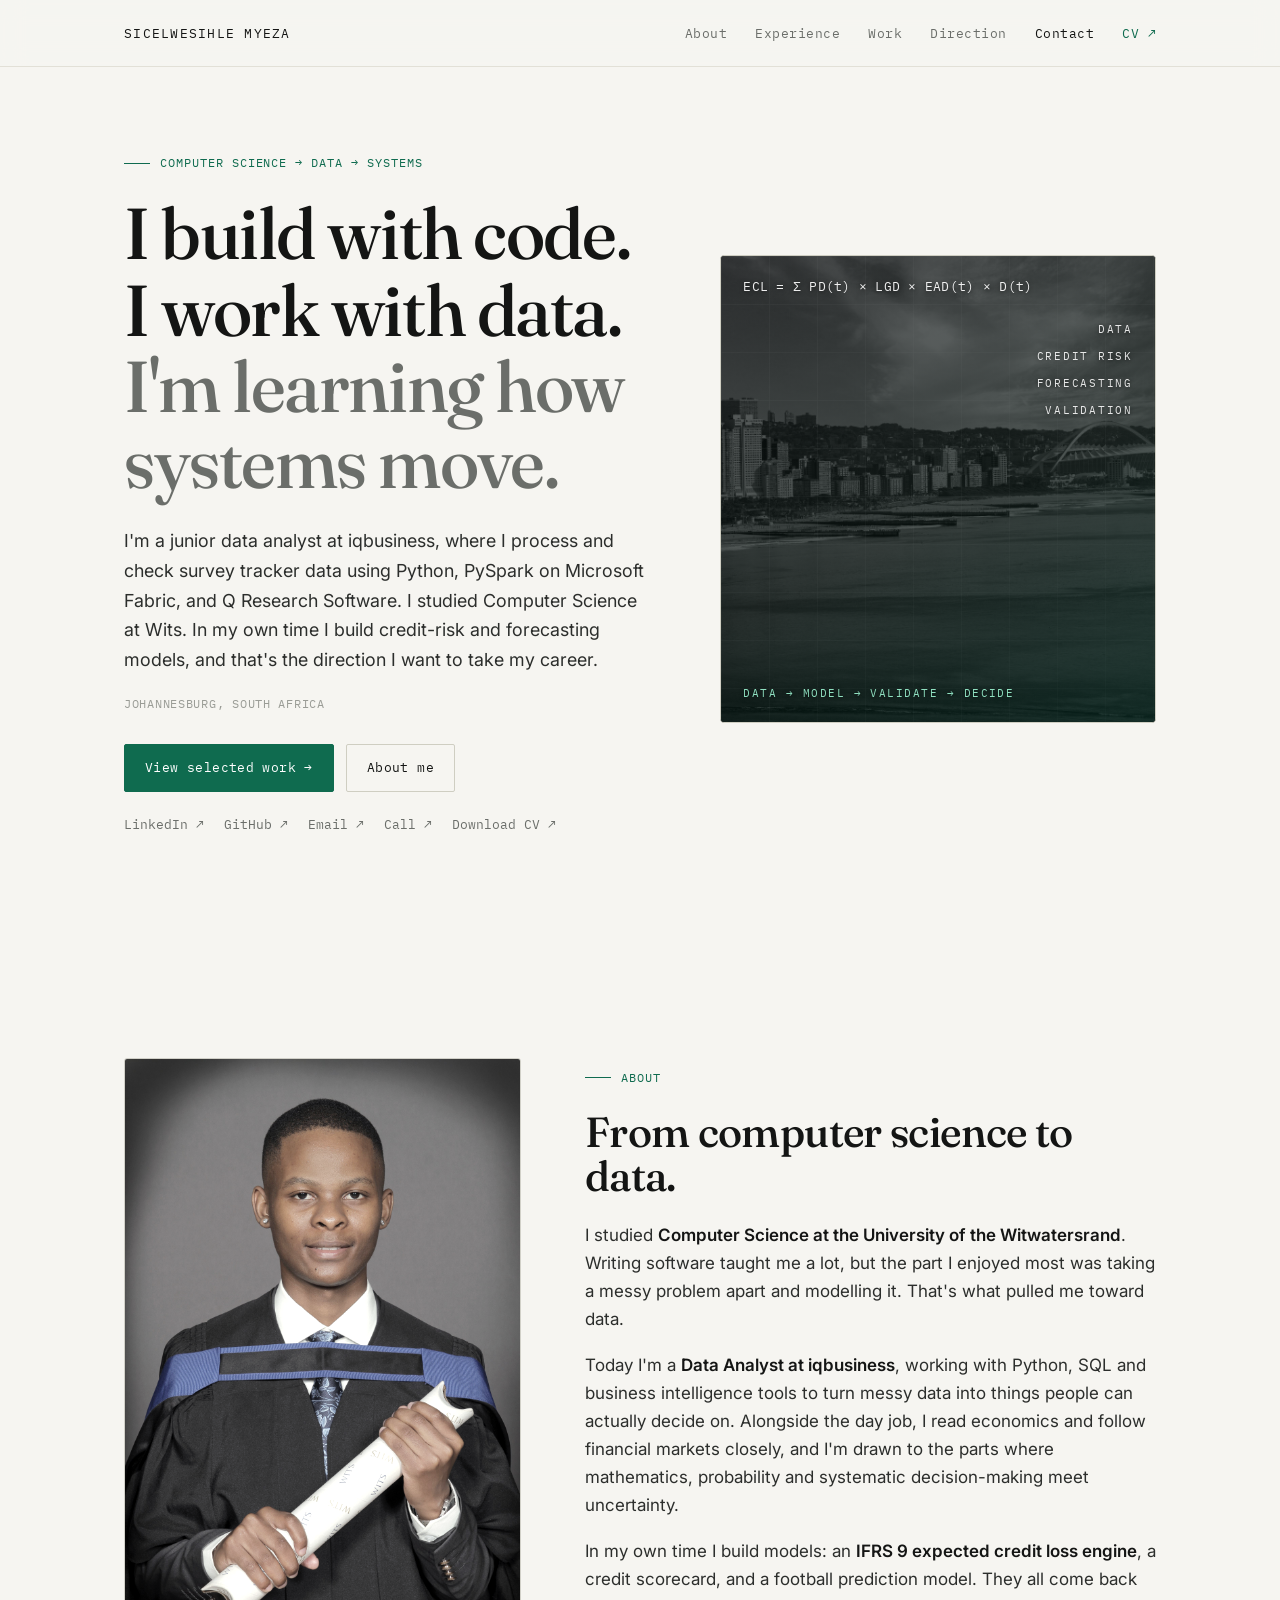
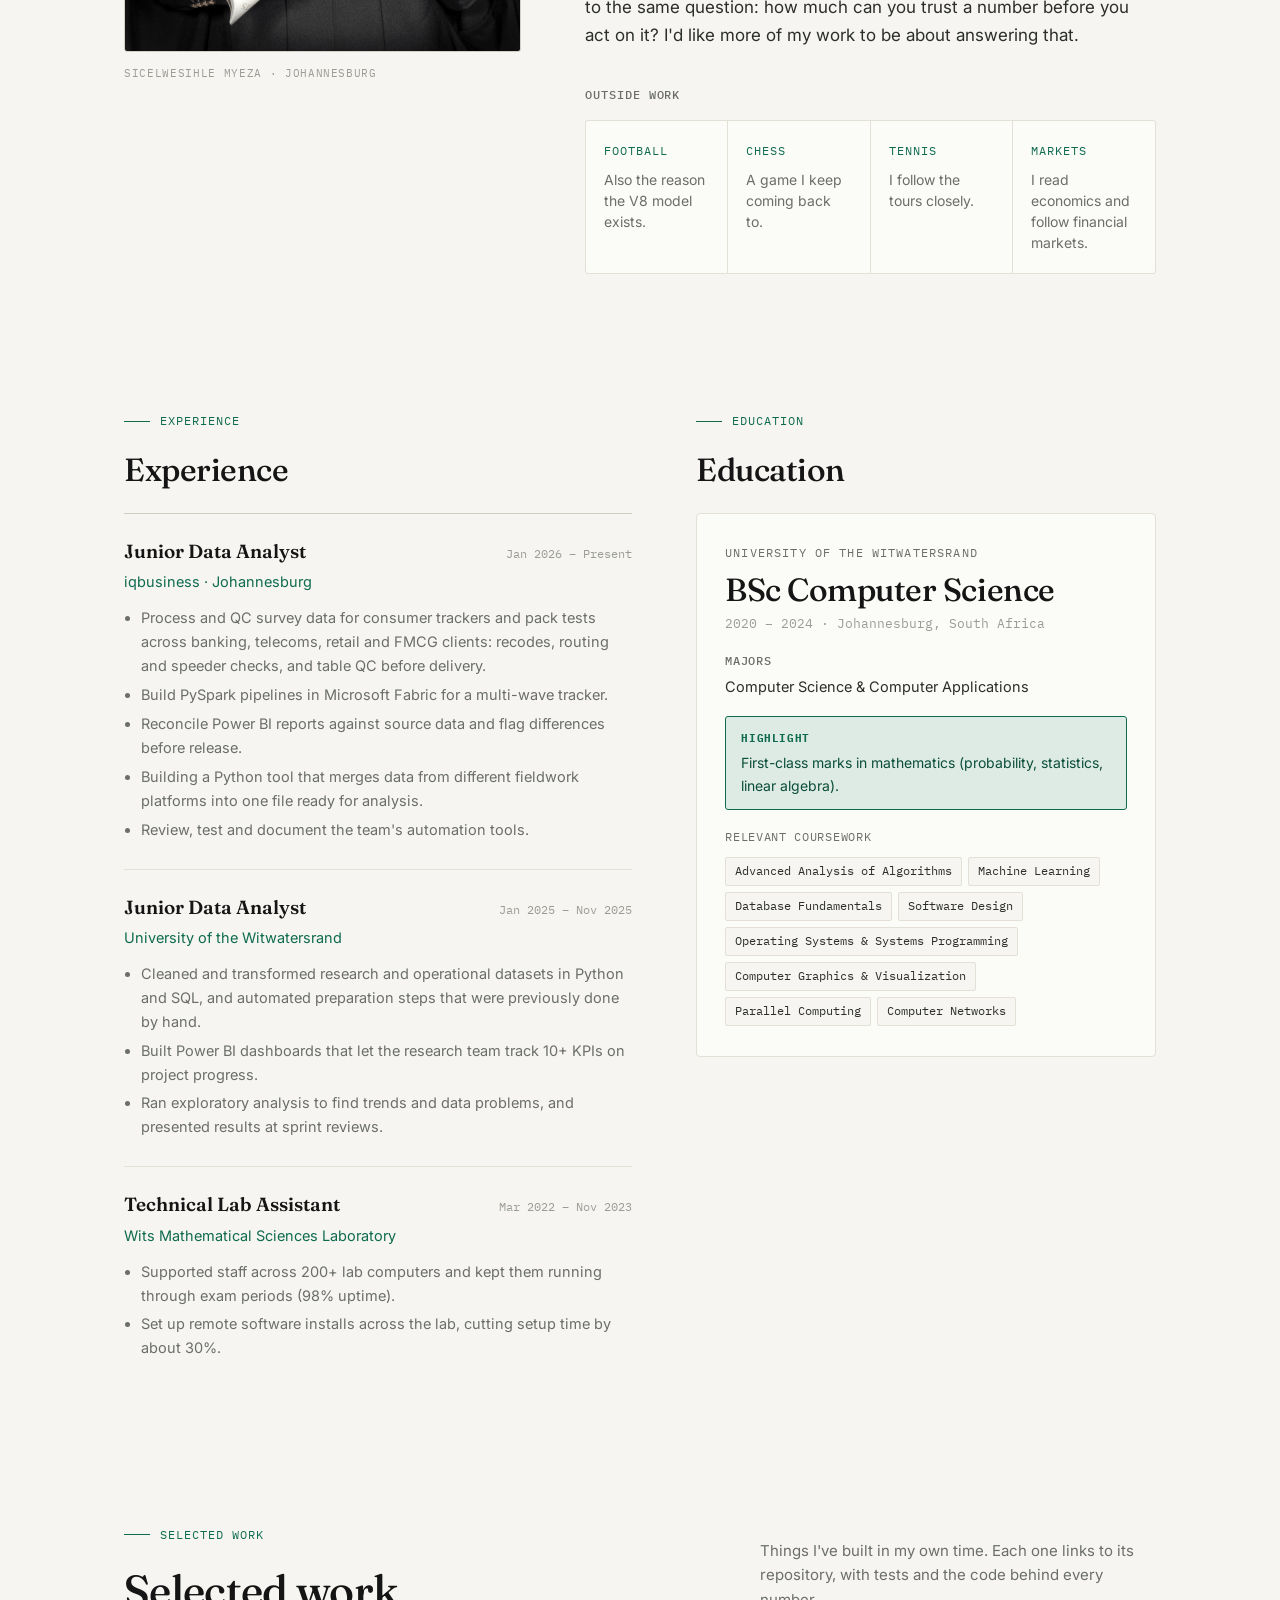
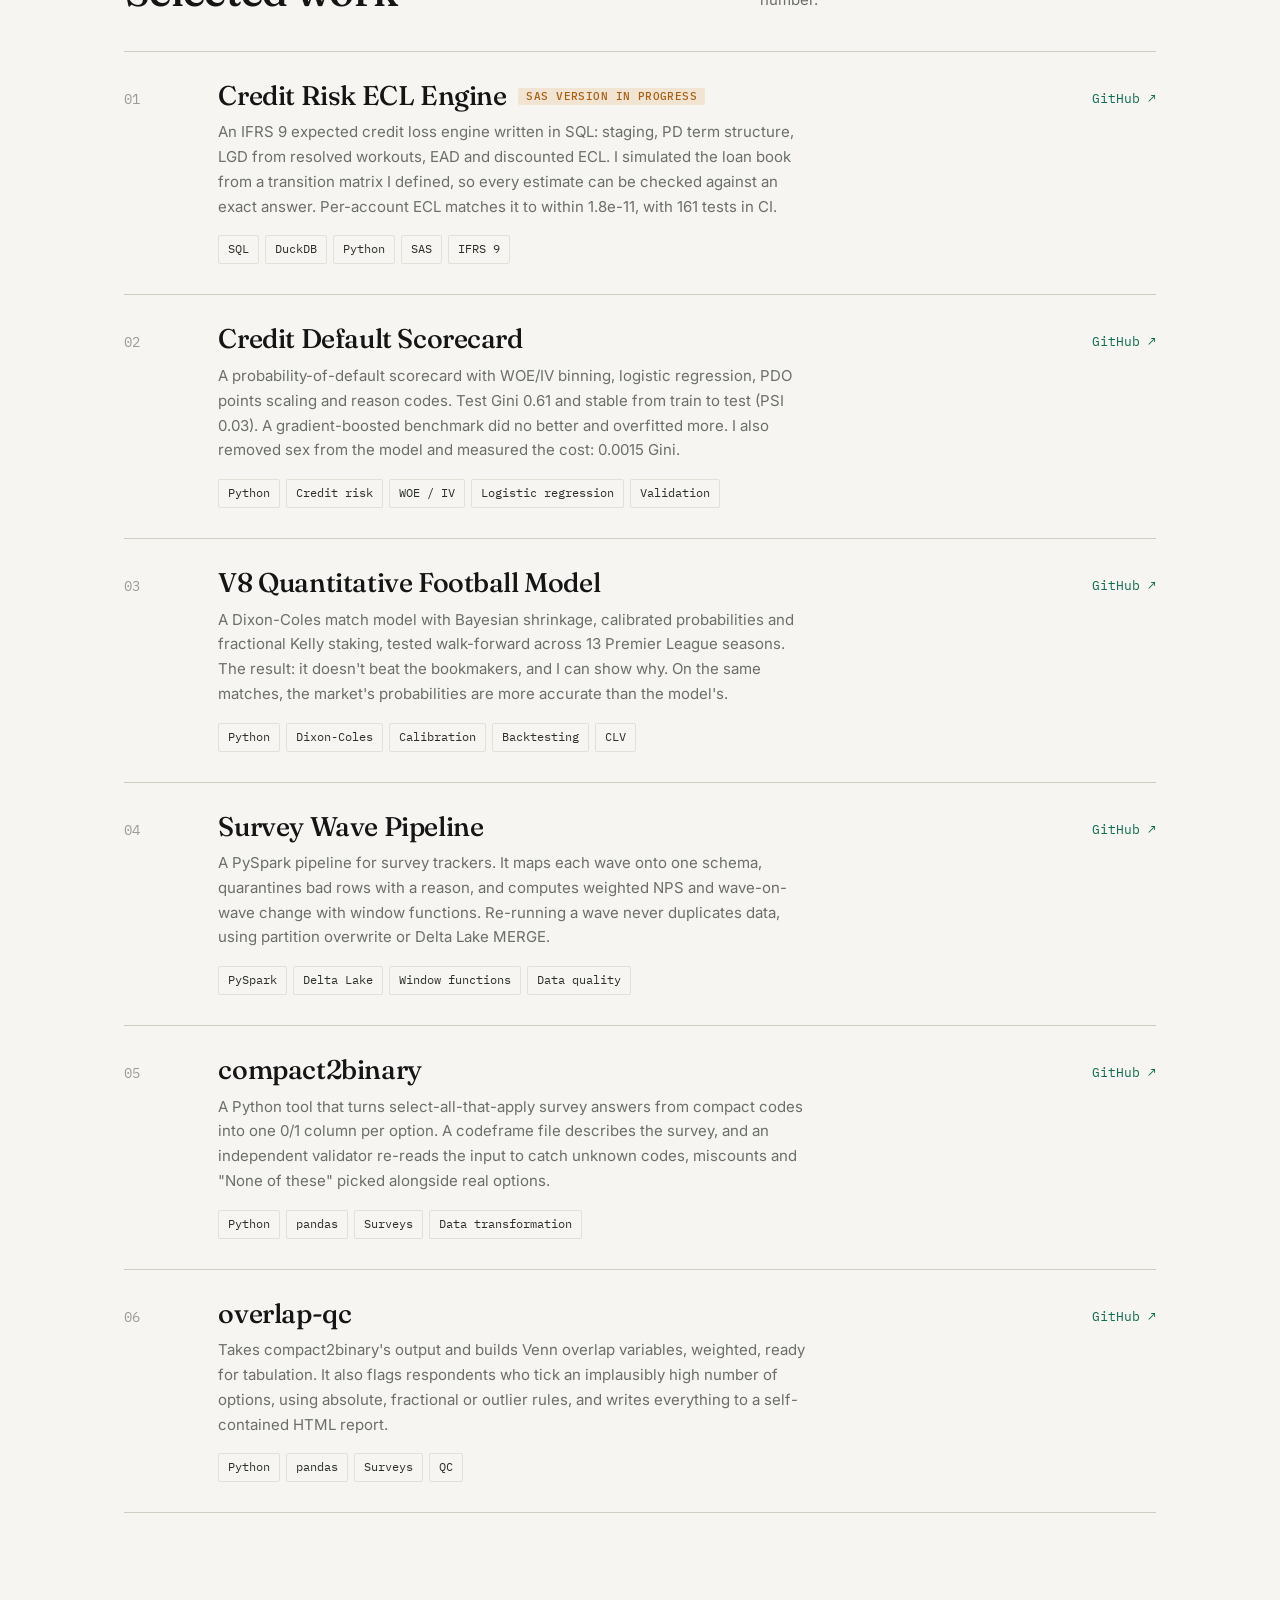
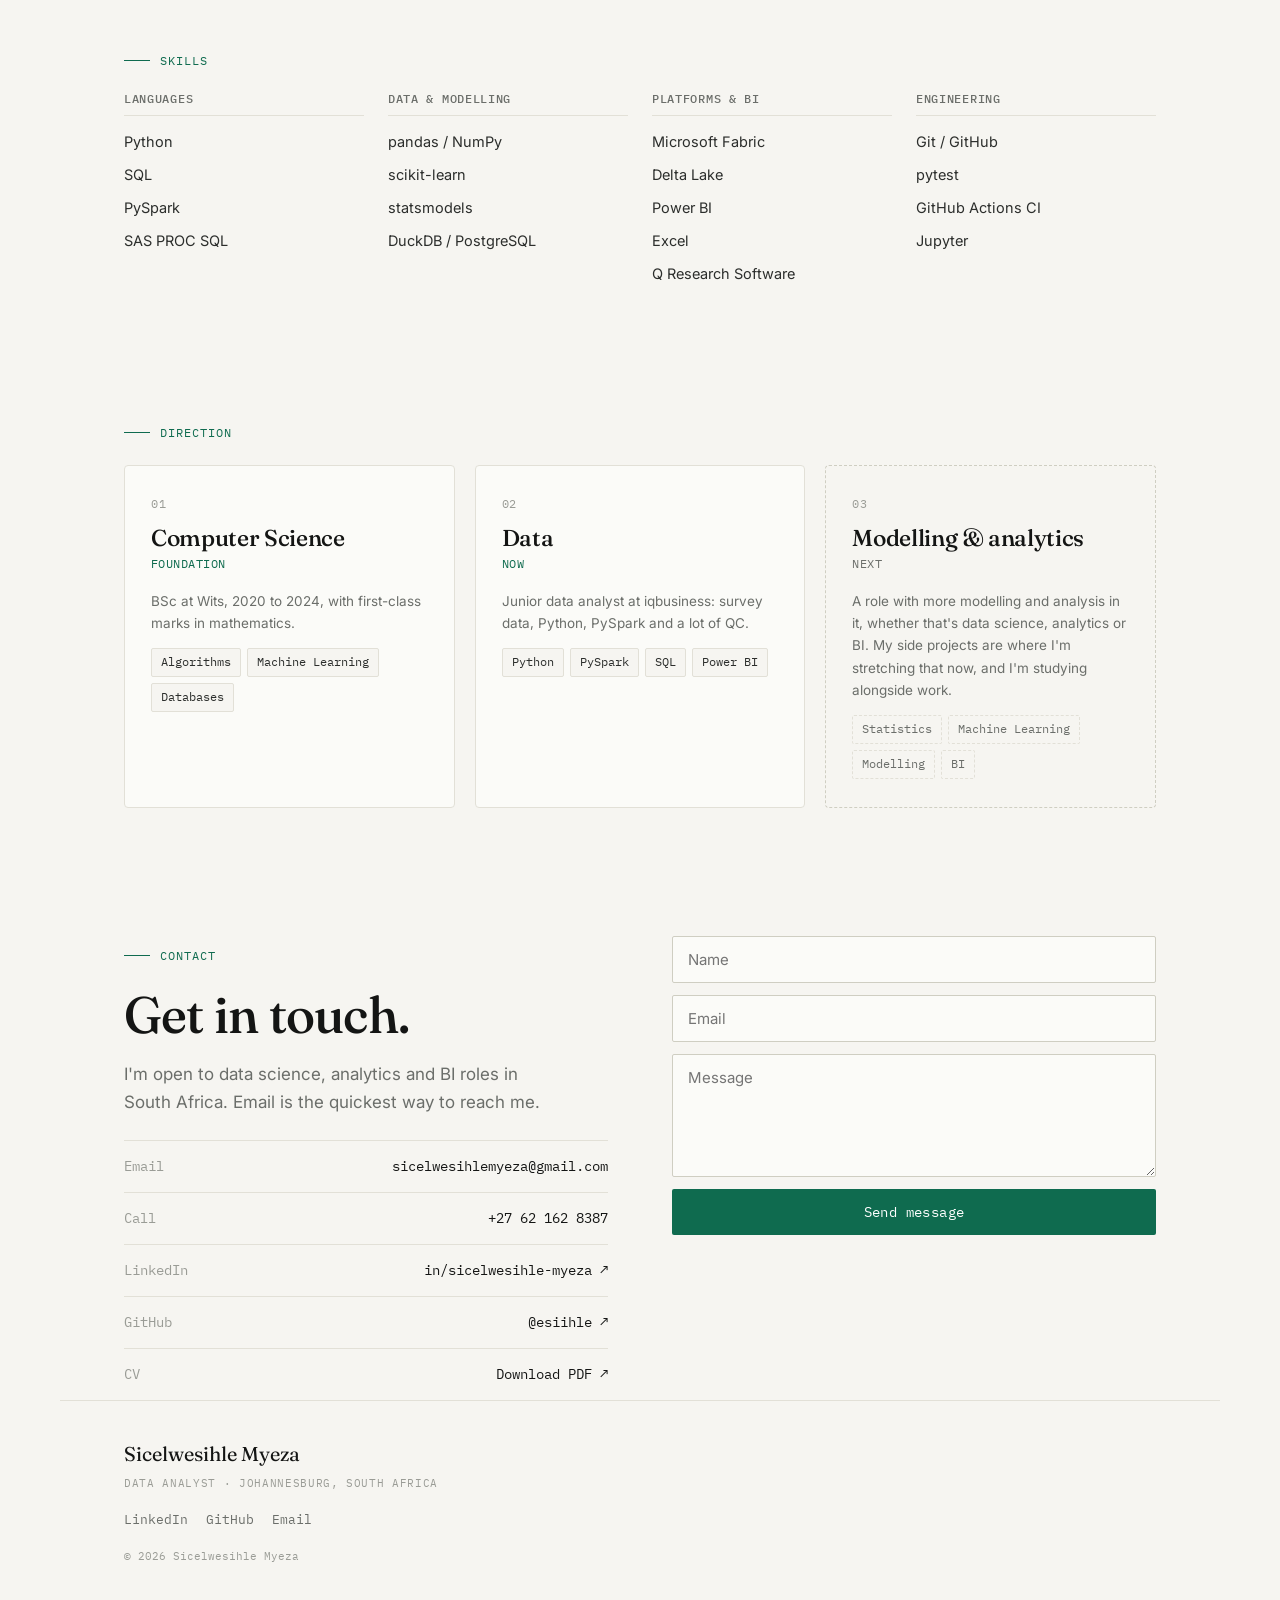
<file: PersonalPortfolio/index.html>
<!DOCTYPE html>
<html lang="en">
<head>
<meta charset="UTF-8" />
<meta name="viewport" content="width=device-width, initial-scale=1.0" />

<title>Sicelwesihle Myeza | Data Analyst</title>
<meta name="description" content="Sicelwesihle Myeza is a junior data analyst at iqbusiness in Johannesburg who builds data pipelines and statistical models." />

<meta property="og:type" content="website" />
<meta property="og:title" content="Sicelwesihle Myeza | Data Analyst" />
<meta property="og:description" content="Junior data analyst in Johannesburg, building data pipelines and statistical models." />
<meta property="og:url" content="https://sicelwesihlemyeza.netlify.app/" />
<meta property="og:image" content="https://sicelwesihlemyeza.netlify.app/images/GradPhoto1.jpg" />
<meta name="twitter:card" content="summary_large_image" />

<link rel="preconnect" href="https://fonts.googleapis.com" />
<link rel="preconnect" href="https://fonts.gstatic.com" crossorigin />
<link href="https://fonts.googleapis.com/css2?family=Fraunces:opsz,wght@9..144,400;9..144,500;9..144,600;9..144,700&family=Inter:wght@400;500;600&family=IBM+Plex+Mono:wght@400;500&display=swap" rel="stylesheet" />

<style>
  :root{
    --bg:#F6F5F1;
    --surface:#FBFBF8;
    --ink:#141514;
    --charcoal:#2C2E2C;
    --grey:#6B6E6A;
    --faint:#9A9C96;
    --line:#E2E0D7;
    --line-strong:#CFCEC2;
    --accent:#0F6B4F;
    --accent-ink:#0A4D39;
    --accent-tint:#DEEBE4;
    --amber:#A65E12;
    --amber-tint:#F1E4D2;

    --display:"Fraunces",Georgia,serif;
    --body:"Inter",system-ui,sans-serif;
    --mono:"IBM Plex Mono",ui-monospace,monospace;

    --maxw:1160px;
    --pad:clamp(20px,5vw,72px);
  }

  *{box-sizing:border-box}
  html{scroll-behavior:smooth}
  body{margin:0;background:var(--bg);color:var(--ink);font-family:var(--body);font-size:17px;line-height:1.65;-webkit-font-smoothing:antialiased;overflow-x:hidden}
  a{color:inherit}
  img{max-width:100%;display:block}
  h1,h2,h3,h4{font-family:var(--display);font-weight:500;line-height:1.06;letter-spacing:-0.015em;margin:0}

  .wrap{max-width:var(--maxw);margin:0 auto;padding-left:var(--pad);padding-right:var(--pad)}

  .eyebrow{font-family:var(--mono);font-size:12px;letter-spacing:0.08em;text-transform:uppercase;color:var(--accent);margin:0 0 22px;display:inline-flex;align-items:center;gap:10px}
  .eyebrow::before{content:"";width:26px;height:1px;background:var(--accent);display:inline-block}

  /* nav */
  header.nav{position:sticky;top:0;z-index:60;background:color-mix(in srgb,var(--bg) 90%,transparent);backdrop-filter:blur(12px);border-bottom:1px solid var(--line)}
  .nav-inner{display:flex;align-items:center;justify-content:space-between;height:66px}
  .wordmark{font-family:var(--mono);font-size:12.5px;letter-spacing:0.1em;text-transform:uppercase;text-decoration:none;color:var(--ink)}
  .nav-links{display:flex;align-items:center;gap:28px}
  .nav-links a{font-family:var(--mono);font-size:12.5px;letter-spacing:0.04em;color:var(--grey);text-decoration:none;transition:color .15s}
  .nav-links a:hover,.nav-links a.active{color:var(--ink)}
  .nav-links a.cv{color:var(--accent)}
  .nav-toggle{display:none;background:none;border:1px solid var(--line-strong);border-radius:2px;padding:8px 11px;font-family:var(--mono);font-size:12px;cursor:pointer;letter-spacing:0.05em}

  section{scroll-margin-top:80px}
  .section{padding-top:clamp(72px,10vw,128px)}

  /* hero */
  .hero{padding-top:clamp(44px,6vw,80px);padding-bottom:clamp(56px,8vw,96px)}
  .hero-grid{display:grid;grid-template-columns:1.1fr .9fr;gap:clamp(36px,5vw,64px);align-items:center}
  .hero h1{font-size:clamp(38px,6vw,72px);font-weight:500;letter-spacing:-0.02em}
  .hero h1 .dim{color:var(--grey)}
  .hero .lead{font-size:clamp(16px,1.4vw,18.5px);color:var(--charcoal);max-width:50ch;margin:26px 0 0}
  .hero .place{font-family:var(--mono);font-size:12px;letter-spacing:0.06em;color:var(--faint);margin-top:20px;text-transform:uppercase}
  .cta-row{display:flex;flex-wrap:wrap;gap:12px;margin-top:30px}
  .btn{font-family:var(--mono);font-size:13px;letter-spacing:0.03em;text-decoration:none;padding:12px 20px;border-radius:2px;transition:all .16s;display:inline-flex;align-items:center;gap:9px}
  .btn-primary{background:var(--accent);color:#fff;border:1px solid var(--accent)}
  .btn-primary:hover{background:var(--accent-ink);border-color:var(--accent-ink)}
  .btn-ghost{background:transparent;color:var(--ink);border:1px solid var(--line-strong)}
  .btn-ghost:hover{border-color:var(--accent);color:var(--accent)}
  .hero-links{display:flex;flex-wrap:wrap;gap:20px;margin-top:22px;font-family:var(--mono);font-size:12.5px}
  .hero-links a{color:var(--grey);text-decoration:none;transition:color .15s}
  .hero-links a:hover{color:var(--accent)}

  /* hero visual - Durban image panel */
  .hero-visual{position:relative;border:1px solid var(--line-strong);border-radius:4px;overflow:hidden;background:#14181B;min-height:clamp(320px,42vw,468px)}
  .hv-img{position:absolute;inset:0;width:100%;height:100%;object-fit:cover;filter:grayscale(1) contrast(1.05) brightness(.72)}
  .hv-overlay{position:absolute;inset:0;background:linear-gradient(155deg,rgba(12,16,18,.5) 0%,rgba(10,22,19,.62) 55%,rgba(8,38,31,.8) 100%)}
  .hv-grid{position:absolute;inset:0;opacity:.12;background-image:linear-gradient(rgba(255,255,255,.6) 1px,transparent 1px),linear-gradient(90deg,rgba(255,255,255,.6) 1px,transparent 1px);background-size:48px 48px}
  .hv-eq{position:absolute;top:20px;left:22px;right:22px;font-family:var(--mono);font-size:clamp(11px,1.3vw,13px);color:rgba(255,255,255,.92);letter-spacing:0.02em;text-shadow:0 1px 4px rgba(0,0,0,.55)}
  .hv-labels{position:absolute;top:64px;right:22px;display:flex;flex-direction:column;gap:9px;text-align:right}
  .hv-labels span{font-family:var(--mono);font-size:11px;letter-spacing:0.16em;text-transform:uppercase;color:rgba(255,255,255,.88);text-shadow:0 1px 4px rgba(0,0,0,.55)}
  .hv-flow{position:absolute;bottom:20px;left:22px;font-family:var(--mono);font-size:10.5px;letter-spacing:0.14em;text-transform:uppercase;color:#8FE0C0;text-shadow:0 1px 4px rgba(0,0,0,.55)}

  /* divider motif */
  .motif{font-family:var(--mono);font-size:11px;letter-spacing:0.22em;color:var(--faint);text-transform:uppercase;text-align:center;padding:clamp(40px,6vw,72px) 0 0;display:flex;align-items:center;gap:18px;justify-content:center}
  .motif::before,.motif::after{content:"";height:1px;width:min(80px,12vw);background:var(--line-strong)}

  /* about */
  .about-grid{display:grid;grid-template-columns:.82fr 1.18fr;gap:clamp(32px,5vw,64px);align-items:start}
  .portrait{width:100%;border-radius:3px;border:1px solid var(--line-strong);filter:grayscale(30%) contrast(1.03);background:var(--surface)}
  .portrait-cap{font-family:var(--mono);font-size:11px;letter-spacing:0.06em;color:var(--faint);margin-top:12px;text-transform:uppercase}
  .about-body h2{font-size:clamp(28px,3.4vw,42px);margin-bottom:22px}
  .about-body p{color:var(--charcoal);margin:0 0 18px;max-width:60ch}
  .about-body p strong{font-weight:600;color:var(--ink)}
  .beyond{margin-top:40px}
  .beyond h3{font-family:var(--mono);font-size:12px;font-weight:500;letter-spacing:0.08em;text-transform:uppercase;color:var(--grey);margin-bottom:18px}
  .beyond-grid{display:grid;grid-template-columns:repeat(4,1fr);gap:1px;background:var(--line);border:1px solid var(--line);border-radius:3px;overflow:hidden}
  .beyond-cell{background:var(--surface);padding:20px 18px}
  .beyond-cell .t{font-family:var(--mono);font-size:12px;letter-spacing:0.08em;color:var(--accent);text-transform:uppercase;margin-bottom:8px}
  .beyond-cell .d{font-size:14px;color:var(--grey);line-height:1.5}

  /* experience + education */
  .cols2{display:grid;grid-template-columns:1.05fr .95fr;gap:clamp(36px,5vw,72px);align-items:start}
  .col h2{font-size:clamp(24px,2.8vw,32px);margin-bottom:26px}
  .xp{padding:22px 0;border-top:1px solid var(--line)}
  .xp:first-of-type{border-top:1px solid var(--line-strong)}
  .xp-top{display:flex;justify-content:space-between;gap:14px;align-items:baseline;flex-wrap:wrap}
  .xp .role{font-family:var(--display);font-weight:600;font-size:19px}
  .xp .when{font-family:var(--mono);font-size:12px;color:var(--faint);white-space:nowrap}
  .xp .org{font-size:14.5px;color:var(--accent);margin:3px 0 12px}
  .xp ul{margin:0;padding-left:17px;color:var(--grey);font-size:14.5px}
  .xp ul li{margin-bottom:5px}
  .edu-block{background:var(--surface);border:1px solid var(--line);border-radius:4px;padding:30px 28px}
  .edu-block .inst{font-family:var(--mono);font-size:11.5px;letter-spacing:0.1em;text-transform:uppercase;color:var(--grey)}
  .edu-block h3{font-size:clamp(24px,3vw,32px);margin:10px 0 6px}
  .edu-block .when{font-family:var(--mono);font-size:12.5px;color:var(--faint)}
  .edu-majors{margin:18px 0;font-size:14.5px;color:var(--charcoal)}
  .edu-majors b{font-family:var(--mono);font-size:11.5px;letter-spacing:0.06em;text-transform:uppercase;color:var(--grey);display:block;margin-bottom:4px;font-weight:500}
  .edu-first{background:var(--accent-tint);border:1px solid var(--accent);border-radius:3px;padding:12px 15px;margin:16px 0;font-size:14px;color:var(--accent-ink)}
  .edu-first b{font-family:var(--mono);font-size:11px;letter-spacing:0.06em;text-transform:uppercase;display:block;margin-bottom:3px;color:var(--accent)}
  .cw-label{font-family:var(--mono);font-size:11.5px;letter-spacing:0.06em;text-transform:uppercase;color:var(--grey);margin:18px 0 10px}
  .cw-tags,.traj-tags,.explore-tags{display:flex;flex-wrap:wrap;gap:6px}
  .tag{font-family:var(--mono);font-size:11.5px;background:var(--bg);border:1px solid var(--line);border-radius:2px;padding:4px 9px;color:var(--charcoal)}

  /* selected work */
  .work-head{display:flex;justify-content:space-between;align-items:flex-end;flex-wrap:wrap;gap:16px;margin-bottom:38px}
  .work-head h2{font-size:clamp(28px,3.4vw,44px)}
  .work-head p{color:var(--grey);font-size:15px;max-width:44ch;margin:0}
  .project{display:grid;grid-template-columns:56px 1fr auto;gap:clamp(16px,3vw,40px);align-items:start;padding:30px 0;border-top:1px solid var(--line-strong);text-decoration:none;color:inherit;transition:background .18s}
  .project:hover{background:var(--surface)}
  .project:last-child{border-bottom:1px solid var(--line-strong)}
  .p-num{font-family:var(--mono);font-size:14px;color:var(--faint);padding-top:6px;transition:color .18s}
  .project:hover .p-num{color:var(--accent)}
  .p-body h3{font-size:clamp(20px,2.4vw,27px);margin-bottom:10px;display:flex;align-items:center;gap:12px;flex-wrap:wrap}
  .p-body .p-desc{color:var(--grey);font-size:15px;margin:0 0 16px;max-width:66ch}
  .p-tags{display:flex;flex-wrap:wrap;gap:6px}
  .p-side{font-family:var(--mono);font-size:12.5px;color:var(--accent);white-space:nowrap;padding-top:6px;transition:transform .18s}
  .project:hover .p-side{transform:translateX(4px)}
  .p-status{font-family:var(--mono);font-size:10.5px;letter-spacing:0.04em;text-transform:uppercase;background:var(--amber-tint);color:var(--amber);padding:3px 8px;border-radius:2px}

  /* skills */
  .skill-groups{display:grid;grid-template-columns:repeat(4,1fr);gap:24px}
  .skill-groups h3{font-family:var(--mono);font-size:11.5px;font-weight:500;letter-spacing:0.06em;text-transform:uppercase;color:var(--grey);margin-bottom:14px;padding-bottom:10px;border-bottom:1px solid var(--line)}
  .skill-list{display:flex;flex-direction:column;gap:9px;font-size:14.5px;color:var(--charcoal)}

  /* trajectory */
  .traj-grid{display:grid;grid-template-columns:repeat(3,1fr);gap:20px}
  .traj-card{background:var(--surface);border:1px solid var(--line);border-radius:4px;padding:28px 26px}
  .traj-card.future{border-style:dashed;border-color:var(--line-strong);background:transparent}
  .traj-num{font-family:var(--mono);font-size:12px;color:var(--faint);letter-spacing:0.06em}
  .traj-card h3{font-size:23px;margin:12px 0 4px}
  .traj-card .sub{font-family:var(--mono);font-size:12px;color:var(--accent);letter-spacing:0.04em;text-transform:uppercase;margin-bottom:16px}
  .traj-card.future .sub{color:var(--grey)}
  .traj-card .meta{font-size:13.5px;color:var(--grey);margin:0 0 14px}
  .traj-card.future .tag{border-style:dashed;color:var(--grey)}

  /* exploring + research */
  .explore-intro{color:var(--grey);font-size:15px;max-width:56ch;margin:0 0 16px}
  .explore-tags{margin-bottom:24px}
  .explore-tags .tag{border-color:var(--line-strong)}
  .research-note{font-family:var(--mono);font-size:12px;color:var(--faint);margin-bottom:26px;letter-spacing:0.02em}
  .research-grid{display:grid;grid-template-columns:repeat(2,1fr);gap:16px}
  .rcard{background:transparent;border:1px dashed var(--line-strong);border-radius:4px;padding:26px 24px;transition:border-color .18s}
  .rcard:hover{border-color:var(--accent)}
  .rcard .r-label{font-family:var(--mono);font-size:11px;letter-spacing:0.08em;text-transform:uppercase;color:var(--accent);margin-bottom:12px}
  .rcard h3{font-size:20px;margin-bottom:10px}
  .rcard p{color:var(--grey);font-size:14.5px;margin:0 0 14px}
  .rcard .r-field{font-family:var(--mono);font-size:11.5px;color:var(--faint);letter-spacing:0.04em}

  /* journey */
  .journey{background:var(--ink);color:#EDEEEA;border-radius:6px;padding:clamp(40px,6vw,72px) clamp(24px,4vw,56px);margin-top:clamp(40px,5vw,56px)}
  .journey .eyebrow{color:#7FD0AE}
  .journey .eyebrow::before{background:#7FD0AE}
  .journey h2{font-size:clamp(26px,3.2vw,40px);color:#fff;margin-bottom:36px;max-width:20ch}
  .jstage{display:grid;grid-template-columns:120px 1fr;gap:24px;align-items:center;padding:16px 0}
  .jstage .jstep{font-family:var(--mono);font-size:11px;letter-spacing:0.08em;color:#7FD0AE;text-transform:uppercase}
  .jstage .jbody{border-left:2px solid #3A3D3A;padding-left:26px;position:relative}
  .jstage .jbody::before{content:"";position:absolute;left:-7px;top:50%;transform:translateY(-50%);width:11px;height:11px;border-radius:50%;background:#7FD0AE}
  .jstage.future .jbody{border-left-style:dashed}
  .jstage.future .jbody::before{background:transparent;border:2px solid #5A5D5A}
  .jstage .jname{font-family:var(--display);font-size:clamp(19px,2.2vw,24px);color:#fff}
  .jstage.future .jname{color:#B9BBB5}
  .jstage .jwhere{font-family:var(--mono);font-size:12px;color:#8C8F89;margin-top:2px}
  .jstage.future .jwhere{color:#7FD0AE}

  /* contact */
  .contact-grid{display:grid;grid-template-columns:1fr 1fr;gap:clamp(32px,5vw,64px);align-items:start}
  .contact-grid h2{font-size:clamp(30px,4vw,52px);margin-bottom:18px;max-width:14ch}
  .contact-grid p{color:var(--grey);margin:0 0 24px;max-width:40ch}
  .clinks{font-family:var(--mono);font-size:14px}
  .clinks a{display:flex;justify-content:space-between;gap:16px;padding:14px 0;border-top:1px solid var(--line);text-decoration:none;color:var(--ink);transition:color .15s}
  .clinks a:hover{color:var(--accent)}
  .clinks a span:first-child{color:var(--faint)}
  form{display:grid;gap:12px}
  form input,form textarea{font-family:var(--body);font-size:15px;padding:13px 15px;background:var(--surface);border:1px solid var(--line-strong);border-radius:2px;color:var(--ink);width:100%}
  form input:focus,form textarea:focus{outline:2px solid var(--accent);outline-offset:1px;border-color:var(--accent)}
  form button{font-family:var(--mono);font-size:13.5px;letter-spacing:0.03em;background:var(--accent);color:#fff;border:none;border-radius:2px;padding:14px;cursor:pointer;transition:background .15s}
  form button:hover{background:var(--accent-ink)}

  footer{border-top:1px solid var(--line);margin-top:clamp(72px,9vw,120px);padding:36px 0;font-family:var(--mono);font-size:12.5px;color:var(--faint)}
  .foot-name{font-family:var(--display);font-size:20px;color:var(--ink);margin-bottom:4px}
  .foot-line{letter-spacing:0.06em;text-transform:uppercase;font-size:11px;margin-bottom:16px}
  .foot-links{display:flex;gap:18px;flex-wrap:wrap}
  .foot-links a{color:var(--grey);text-decoration:none}
  .foot-links a:hover{color:var(--accent)}
  .foot-copy{margin-top:18px;font-size:11px}

  a:focus-visible,button:focus-visible{outline:2px solid var(--accent);outline-offset:2px}
  .reveal{opacity:0;transform:translateY(16px);transition:opacity .7s ease,transform .7s ease}
  .reveal.in{opacity:1;transform:none}

  @media (max-width:900px){
    .hero-grid,.about-grid,.cols2,.contact-grid{grid-template-columns:1fr}
    .portrait{max-width:360px}
    .skill-groups{grid-template-columns:repeat(2,1fr)}
    .traj-grid{grid-template-columns:1fr}
    .beyond-grid{grid-template-columns:repeat(2,1fr)}
    .research-grid{grid-template-columns:1fr}
    .nav-links{display:none}
    .nav-toggle{display:inline-block}
    .nav-links.open{display:flex;position:absolute;top:66px;left:0;right:0;flex-direction:column;gap:0;background:var(--bg);border-bottom:1px solid var(--line);padding:8px var(--pad)}
    .nav-links.open a{padding:13px 0;border-bottom:1px solid var(--line)}
  }
  @media (max-width:560px){
    .beyond-grid{grid-template-columns:1fr}
    .skill-groups{grid-template-columns:1fr}
    .project{grid-template-columns:1fr;gap:12px}
    .p-num,.p-side{padding-top:0}
    .jstage{grid-template-columns:1fr;gap:6px}
    .jstage .jbody{border-left:none;padding-left:20px}
    .jstage .jbody::before{left:-3px}
    body{font-size:16px}
  }
  @media (prefers-reduced-motion:reduce){
    html{scroll-behavior:auto}
    .reveal{opacity:1;transform:none;transition:none}
  }
</style>
</head>
<body>

<header class="nav">
  <div class="wrap nav-inner">
    <a class="wordmark" href="#home">Sicelwesihle Myeza</a>
    <nav class="nav-links" id="navLinks">
      <a href="#about">About</a>
      <a href="#experience">Experience</a>
      <a href="#work">Work</a>
      <a href="#direction">Direction</a>
      <a href="#contact">Contact</a>
      <a class="cv" href="images/Sicelwesihle_Myeza_CV.pdf" target="_blank" rel="noopener">CV ↗</a>
    </nav>
    <button class="nav-toggle" id="navToggle" aria-label="Toggle menu" aria-expanded="false">menu</button>
  </div>
</header>

<!-- ================= HERO ================= -->
<section id="home" class="hero wrap">
  <div class="hero-grid">
    <div>
      <span class="eyebrow">Computer Science → Data → Systems</span>
      <h1>I build with code.<br />I work with data.<br /><span class="dim">I'm learning how systems move.</span></h1>
      <p class="lead">I'm a junior data analyst at iqbusiness, where I process and check survey tracker data using Python, PySpark on Microsoft Fabric, and Q Research Software. I studied Computer Science at Wits. In my own time I build credit-risk and forecasting models, and that's the direction I want to take my career.</p>
      <p class="place">Johannesburg, South Africa</p>
      <div class="cta-row">
        <a class="btn btn-primary" href="#work">View selected work →</a>
        <a class="btn btn-ghost" href="#about">About me</a>
      </div>
      <div class="hero-links">
        <a href="https://www.linkedin.com/in/sicelwesihle-myeza-111369202" target="_blank" rel="noopener">LinkedIn ↗</a>
        <a href="https://github.com/esiihle" target="_blank" rel="noopener">GitHub ↗</a>
        <a href="mailto:sicelwesihlemyeza@gmail.com">Email ↗</a>
        <a href="tel:+27621628387">Call ↗</a>
        <a href="images/Sicelwesihle_Myeza_CV.pdf" download="Sicelwesihle_Myeza_CV.pdf" target="_blank" rel="noopener">Download CV ↗</a>
      </div>
    </div>

<div class="hero-visual" aria-hidden="true">
      <img class="hv-img" src="images/durban.jpg" alt="" onerror="this.style.display='none'" />
      <div class="hv-grid"></div>
      <div class="hv-overlay"></div>
      <div class="hv-eq">ECL = Σ PD(t) × LGD × EAD(t) × D(t)</div>
      <div class="hv-labels">
        <span>Data</span><span>Credit risk</span><span>Forecasting</span><span>Validation</span>
      </div>
      <div class="hv-flow">Data → Model → Validate → Decide</div>
    </div>
  </div>
</section>

<!-- ================= ABOUT ================= -->
<section id="about" class="section wrap reveal">
  <div class="about-grid">
    <div>
      <img class="portrait" src="images/GradPhoto1.jpg" alt="Portrait of Sicelwesihle Myeza" />
      <p class="portrait-cap">Sicelwesihle Myeza · Johannesburg</p>
    </div>
    <div class="about-body">
      <span class="eyebrow">About</span>
      <h2>From computer science to data.</h2>
      <p>I studied <strong>Computer Science at the University of the Witwatersrand</strong>. Writing software taught me a lot, but the part I enjoyed most was taking a messy problem apart and modelling it. That's what pulled me toward data.</p>
      <p>Today I'm a <strong>Data Analyst at iqbusiness</strong>, working with Python, SQL and business intelligence tools to turn messy data into things people can actually decide on. Alongside the day job, I read economics and follow financial markets closely, and I'm drawn to the parts where mathematics, probability and systematic decision-making meet uncertainty.</p>
      <p>In my own time I build models: an <strong>IFRS 9 expected credit loss engine</strong>, a credit scorecard, and a football prediction model. They all come back to the same question: how much can you trust a number before you act on it? I'd like more of my work to be about answering that.</p>

      <div class="beyond">
        <h3>Outside work</h3>
        <div class="beyond-grid">
          <div class="beyond-cell"><div class="t">Football</div><div class="d">Also the reason the V8 model exists.</div></div>
          <div class="beyond-cell"><div class="t">Chess</div><div class="d">A game I keep coming back to.</div></div>
          <div class="beyond-cell"><div class="t">Tennis</div><div class="d">I follow the tours closely.</div></div>
          <div class="beyond-cell"><div class="t">Markets</div><div class="d">I read economics and follow financial markets.</div></div>
        </div>
      </div>
    </div>
  </div>
</section>

<!-- ================= EXPERIENCE + EDUCATION ================= -->
<section id="experience" class="section wrap reveal">
  <div class="cols2">
    <div class="col">
      <span class="eyebrow">Experience</span>
      <h2>Experience</h2>

      <div class="xp">
        <div class="xp-top"><span class="role">Junior Data Analyst</span><span class="when">Jan 2026 – Present</span></div>
        <div class="org">iqbusiness · Johannesburg</div>
        <ul>
          <li>Process and QC survey data for consumer trackers and pack tests across banking, telecoms, retail and FMCG clients: recodes, routing and speeder checks, and table QC before delivery.</li>
          <li>Build PySpark pipelines in Microsoft Fabric for a multi-wave tracker.</li>
          <li>Reconcile Power BI reports against source data and flag differences before release.</li>
          <li>Building a Python tool that merges data from different fieldwork platforms into one file ready for analysis.</li>
          <li>Review, test and document the team's automation tools.</li>
        </ul>
      </div>

      <div class="xp">
        <div class="xp-top"><span class="role">Junior Data Analyst</span><span class="when">Jan 2025 – Nov 2025</span></div>
        <div class="org">University of the Witwatersrand</div>
        <ul>
          <li>Cleaned and transformed research and operational datasets in Python and SQL, and automated preparation steps that were previously done by hand.</li>
          <li>Built Power BI dashboards that let the research team track 10+ KPIs on project progress.</li>
          <li>Ran exploratory analysis to find trends and data problems, and presented results at sprint reviews.</li>
        </ul>
      </div>

      <div class="xp">
        <div class="xp-top"><span class="role">Technical Lab Assistant</span><span class="when">Mar 2022 – Nov 2023</span></div>
        <div class="org">Wits Mathematical Sciences Laboratory</div>
        <ul>
          <li>Supported staff across 200+ lab computers and kept them running through exam periods (98% uptime).</li>
          <li>Set up remote software installs across the lab, cutting setup time by about 30%.</li>
        </ul>
      </div>
    </div>

    <div class="col">
      <span class="eyebrow">Education</span>
      <h2>Education</h2>
      <div class="edu-block">
        <div class="inst">University of the Witwatersrand</div>
        <h3>BSc Computer Science</h3>
        <div class="when">2020 – 2024 · Johannesburg, South Africa</div>

        <div class="edu-majors">
          <b>Majors</b>
          Computer Science &amp; Computer Applications
        </div>

        <div class="edu-first">
          <b>Highlight</b>
          First-class marks in mathematics (probability, statistics, linear algebra).
        </div>

        <div class="cw-label">Relevant coursework</div>
        <div class="cw-tags">
          <span class="tag">Advanced Analysis of Algorithms</span>
          <span class="tag">Machine Learning</span>
          <span class="tag">Database Fundamentals</span>
          <span class="tag">Software Design</span>
          <span class="tag">Operating Systems &amp; Systems Programming</span>
          <span class="tag">Computer Graphics &amp; Visualization</span>
          <span class="tag">Parallel Computing</span>
          <span class="tag">Computer Networks</span>
        </div>
      </div>
    </div>
  </div>
</section>

<!-- ================= SELECTED WORK ================= -->
<section id="work" class="section wrap reveal">
  <div class="work-head">
    <div>
      <span class="eyebrow">Selected work</span>
      <h2>Selected work</h2>
    </div>
    <p>Things I've built in my own time. Each one links to its repository, with tests and the code behind every number.</p>
  </div>

  <a class="project" href="https://github.com/esiihle/credit-risk-ecl-engine" target="_blank" rel="noopener">
    <div class="p-num">01</div>
    <div class="p-body">
      <h3>Credit Risk ECL Engine <span class="p-status">SAS version in progress</span></h3>
      <p class="p-desc">An IFRS 9 expected credit loss engine written in SQL: staging, PD term structure, LGD from resolved workouts, EAD and discounted ECL. I simulated the loan book from a transition matrix I defined, so every estimate can be checked against an exact answer. Per-account ECL matches it to within 1.8e-11, with 161 tests in CI.</p>
      <div class="p-tags"><span class="tag">SQL</span><span class="tag">DuckDB</span><span class="tag">Python</span><span class="tag">SAS</span><span class="tag">IFRS 9</span></div>
    </div>
    <div class="p-side">GitHub ↗</div>
  </a>

  <a class="project" href="https://github.com/esiihle/credit-default-scorecard" target="_blank" rel="noopener">
    <div class="p-num">02</div>
    <div class="p-body">
      <h3>Credit Default Scorecard</h3>
      <p class="p-desc">A probability-of-default scorecard with WOE/IV binning, logistic regression, PDO points scaling and reason codes. Test Gini 0.61 and stable from train to test (PSI 0.03). A gradient-boosted benchmark did no better and overfitted more. I also removed sex from the model and measured the cost: 0.0015 Gini.</p>
      <div class="p-tags"><span class="tag">Python</span><span class="tag">Credit risk</span><span class="tag">WOE / IV</span><span class="tag">Logistic regression</span><span class="tag">Validation</span></div>
    </div>
    <div class="p-side">GitHub ↗</div>
  </a>

  <a class="project" href="https://github.com/esiihle/v8-quant-football-model" target="_blank" rel="noopener">
    <div class="p-num">03</div>
    <div class="p-body">
      <h3>V8 Quantitative Football Model</h3>
      <p class="p-desc">A Dixon-Coles match model with Bayesian shrinkage, calibrated probabilities and fractional Kelly staking, tested walk-forward across 13 Premier League seasons. The result: it doesn't beat the bookmakers, and I can show why. On the same matches, the market's probabilities are more accurate than the model's.</p>
      <div class="p-tags"><span class="tag">Python</span><span class="tag">Dixon-Coles</span><span class="tag">Calibration</span><span class="tag">Backtesting</span><span class="tag">CLV</span></div>
    </div>
    <div class="p-side">GitHub ↗</div>
  </a>

  <a class="project" href="https://github.com/esiihle/survey-wave-pipeline" target="_blank" rel="noopener">
    <div class="p-num">04</div>
    <div class="p-body">
      <h3>Survey Wave Pipeline</h3>
      <p class="p-desc">A PySpark pipeline for survey trackers. It maps each wave onto one schema, quarantines bad rows with a reason, and computes weighted NPS and wave-on-wave change with window functions. Re-running a wave never duplicates data, using partition overwrite or Delta Lake MERGE.</p>
      <div class="p-tags"><span class="tag">PySpark</span><span class="tag">Delta Lake</span><span class="tag">Window functions</span><span class="tag">Data quality</span></div>
    </div>
    <div class="p-side">GitHub ↗</div>
  </a>

  <a class="project" href="https://github.com/esiihle/survey-compact-to-binary" target="_blank" rel="noopener">
    <div class="p-num">05</div>
    <div class="p-body">
      <h3>compact2binary</h3>
      <p class="p-desc">A Python tool that turns select-all-that-apply survey answers from compact codes into one 0/1 column per option. A codeframe file describes the survey, and an independent validator re-reads the input to catch unknown codes, miscounts and "None of these" picked alongside real options.</p>
      <div class="p-tags"><span class="tag">Python</span><span class="tag">pandas</span><span class="tag">Surveys</span><span class="tag">Data transformation</span></div>
    </div>
    <div class="p-side">GitHub ↗</div>
  </a>

  <a class="project" href="https://github.com/esiihle/survey-overlap-qc" target="_blank" rel="noopener">
    <div class="p-num">06</div>
    <div class="p-body">
      <h3>overlap-qc</h3>
      <p class="p-desc">Takes compact2binary's output and builds Venn overlap variables, weighted, ready for tabulation. It also flags respondents who tick an implausibly high number of options, using absolute, fractional or outlier rules, and writes everything to a self-contained HTML report.</p>
      <div class="p-tags"><span class="tag">Python</span><span class="tag">pandas</span><span class="tag">Surveys</span><span class="tag">QC</span></div>
    </div>
    <div class="p-side">GitHub ↗</div>
  </a>
</section>

<!-- ================= SKILLS ================= -->
<section class="section wrap reveal">
  <span class="eyebrow">Skills</span>
  <div class="skill-groups">
    <div>
      <h3>Languages</h3>
      <div class="skill-list"><span>Python</span><span>SQL</span><span>PySpark</span><span>SAS PROC SQL</span></div>
    </div>
    <div>
      <h3>Data &amp; modelling</h3>
      <div class="skill-list"><span>pandas / NumPy</span><span>scikit-learn</span><span>statsmodels</span><span>DuckDB / PostgreSQL</span></div>
    </div>
    <div>
      <h3>Platforms &amp; BI</h3>
      <div class="skill-list"><span>Microsoft Fabric</span><span>Delta Lake</span><span>Power BI</span><span>Excel</span><span>Q Research Software</span></div>
    </div>
    <div>
      <h3>Engineering</h3>
      <div class="skill-list"><span>Git / GitHub</span><span>pytest</span><span>GitHub Actions CI</span><span>Jupyter</span></div>
    </div>
  </div>
</section>

<!-- ================= DIRECTION ================= -->
<section id="direction" class="section wrap reveal">
  <span class="eyebrow">Direction</span>
  <div class="traj-grid">
    <div class="traj-card">
      <div class="traj-num">01</div>
      <h3>Computer Science</h3>
      <div class="sub">Foundation</div>
      <p class="meta">BSc at Wits, 2020 to 2024, with first-class marks in mathematics.</p>
      <div class="traj-tags"><span class="tag">Algorithms</span><span class="tag">Machine Learning</span><span class="tag">Databases</span></div>
    </div>
    <div class="traj-card">
      <div class="traj-num">02</div>
      <h3>Data</h3>
      <div class="sub">Now</div>
      <p class="meta">Junior data analyst at iqbusiness: survey data, Python, PySpark and a lot of QC.</p>
      <div class="traj-tags"><span class="tag">Python</span><span class="tag">PySpark</span><span class="tag">SQL</span><span class="tag">Power BI</span></div>
    </div>
    <div class="traj-card future">
      <div class="traj-num">03</div>
      <h3>Modelling &amp; analytics</h3>
      <div class="sub">Next</div>
      <p class="meta">A role with more modelling and analysis in it, whether that's data science, analytics or BI. My side projects are where I'm stretching that now, and I'm studying alongside work.</p>
      <div class="traj-tags"><span class="tag">Statistics</span><span class="tag">Machine Learning</span><span class="tag">Modelling</span><span class="tag">BI</span></div>
    </div>
  </div>
</section>

<!-- ================= CONTACT ================= -->
<section id="contact" class="section wrap reveal">
  <div class="contact-grid">
    <div>
      <span class="eyebrow">Contact</span>
      <h2>Get in touch.</h2>
      <p>I'm open to data science, analytics and BI roles in South Africa. Email is the quickest way to reach me.</p>
      <div class="clinks">
        <a href="mailto:sicelwesihlemyeza@gmail.com"><span>Email</span><span>sicelwesihlemyeza@gmail.com</span></a>
        <a href="tel:+27621628387"><span>Call</span><span>+27 62 162 8387</span></a>
        <a href="https://www.linkedin.com/in/sicelwesihle-myeza-111369202" target="_blank" rel="noopener"><span>LinkedIn</span><span>in/sicelwesihle-myeza ↗</span></a>
        <a href="https://github.com/esiihle" target="_blank" rel="noopener"><span>GitHub</span><span>@esiihle ↗</span></a>
        <a href="images/Sicelwesihle_Myeza_CV.pdf" download="Sicelwesihle_Myeza_CV.pdf" target="_blank" rel="noopener"><span>CV</span><span>Download PDF ↗</span></a>
      </div>
    </div>
    <form name="contact" method="POST" data-netlify="true">
      <input type="hidden" name="form-name" value="contact" />
      <input type="text" name="name" placeholder="Name" required />
      <input type="email" name="email" placeholder="Email" required />
      <textarea name="message" rows="5" placeholder="Message" required></textarea>
      <button type="submit">Send message</button>
    </form>
  </div>
</section>

<footer class="wrap">
  <div class="foot-name">Sicelwesihle Myeza</div>
  <div class="foot-line">Data analyst · Johannesburg, South Africa</div>
  <div class="foot-links">
    <a href="https://www.linkedin.com/in/sicelwesihle-myeza-111369202" target="_blank" rel="noopener">LinkedIn</a>
    <a href="https://github.com/esiihle" target="_blank" rel="noopener">GitHub</a>
    <a href="mailto:sicelwesihlemyeza@gmail.com">Email</a>
  </div>
  <div class="foot-copy">© <span id="year"></span> Sicelwesihle Myeza</div>
</footer>

<script>
  document.getElementById('year').textContent = new Date().getFullYear();

  const toggle = document.getElementById('navToggle');
  const links = document.getElementById('navLinks');
  toggle.addEventListener('click', () => {
    const open = links.classList.toggle('open');
    toggle.setAttribute('aria-expanded', open);
  });
  links.querySelectorAll('a').forEach(a => a.addEventListener('click', () => {
    links.classList.remove('open');
    toggle.setAttribute('aria-expanded', 'false');
  }));

  const io = new IntersectionObserver((es) => {
    es.forEach(e => { if (e.isIntersecting){ e.target.classList.add('in'); io.unobserve(e.target); }});
  }, { threshold: 0.1 });
  document.querySelectorAll('.reveal').forEach(el => io.observe(el));

  const ids = ['about','experience','work','direction','contact'];
  const secs = ids.map(i => document.getElementById(i)).filter(Boolean);
  const map = {};
  document.querySelectorAll('.nav-links a[href^="#"]').forEach(a => map[a.getAttribute('href').slice(1)] = a);
  const spy = new IntersectionObserver((es) => {
    es.forEach(e => {
      if (e.isIntersecting){
        Object.values(map).forEach(a => a.classList.remove('active'));
        if (map[e.target.id]) map[e.target.id].classList.add('active');
      }
    });
  }, { rootMargin: '-45% 0px -50% 0px' });
  secs.forEach(s => spy.observe(s));
</script>
</body>
</html>
</file>
